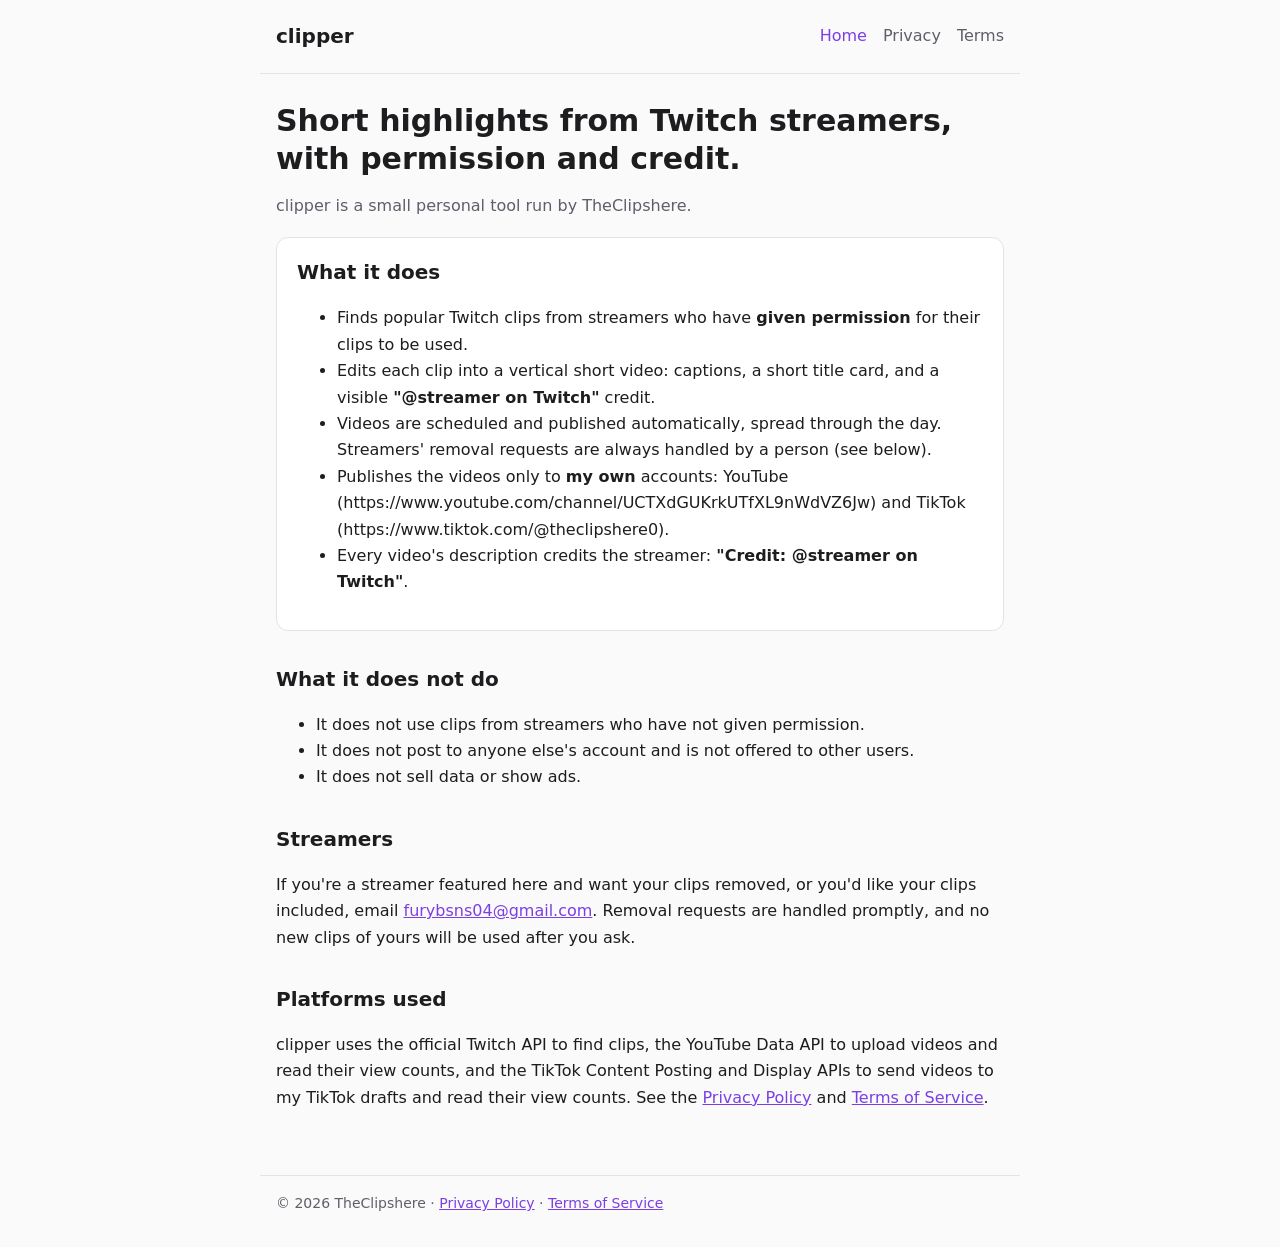
<file: index.html>
<!doctype html>
<html lang="en">
<head>
<meta charset="utf-8">
<meta name="viewport" content="width=device-width, initial-scale=1">
<title>clipper</title>
<meta name="description" content="clipper makes short vertical videos from Twitch clips of streamers who gave permission, with full credit.">
<link rel="stylesheet" href="style.css">
</head>
<body>
<header>
  <a class="brand" href="index.html">clipper</a>
  <nav><a href="index.html" aria-current="page">Home</a><a href="privacy.html">Privacy</a><a href="terms.html">Terms</a></nav>
</header>
<main>
  <h1>Short highlights from Twitch streamers, with permission and credit.</h1>
  <p class="muted">clipper is a small personal tool run by TheClipshere.</p>

  <div class="card">
    <h2 style="margin-top:0">What it does</h2>
    <ul>
      <li>Finds popular Twitch clips from streamers who have <b>given permission</b> for their clips to be used.</li>
      <li>Edits each clip into a vertical short video: captions, a short title card, and a visible
        <b>"@streamer on Twitch"</b> credit.</li>
      <li>Videos are scheduled and published automatically, spread through the day. Streamers'
        removal requests are always handled by a person (see below).</li>
      <li>Publishes the videos only to <b>my own</b> accounts:
        YouTube (https://www.youtube.com/channel/UCTXdGUKrkUTfXL9nWdVZ6Jw) and TikTok (https://www.tiktok.com/@theclipshere0).</li>
      <li>Every video's description credits the streamer: <b>"Credit: @streamer on Twitch"</b>.</li>
    </ul>
  </div>

  <h2>What it does not do</h2>
  <ul>
    <li>It does not use clips from streamers who have not given permission.</li>
    <li>It does not post to anyone else's account and is not offered to other users.</li>
    <li>It does not sell data or show ads.</li>
  </ul>

  <h2>Streamers</h2>
  <p>If you're a streamer featured here and want your clips removed, or you'd like your clips
    included, email <a href="mailto:furybsns04@gmail.com">furybsns04@gmail.com</a>.
    Removal requests are handled promptly, and no new clips of yours will be used after you ask.</p>

  <h2>Platforms used</h2>
  <p>clipper uses the official Twitch API to find clips, the YouTube Data API to upload videos and
    read their view counts, and the TikTok Content Posting and Display APIs to send videos to my
    TikTok drafts and read their view counts. See the <a href="privacy.html">Privacy Policy</a>
    and <a href="terms.html">Terms of Service</a>.</p>
</main>
<footer>© 2026 TheClipshere · <a href="privacy.html">Privacy Policy</a> · <a href="terms.html">Terms of Service</a></footer>
</body>
</html>
</file>
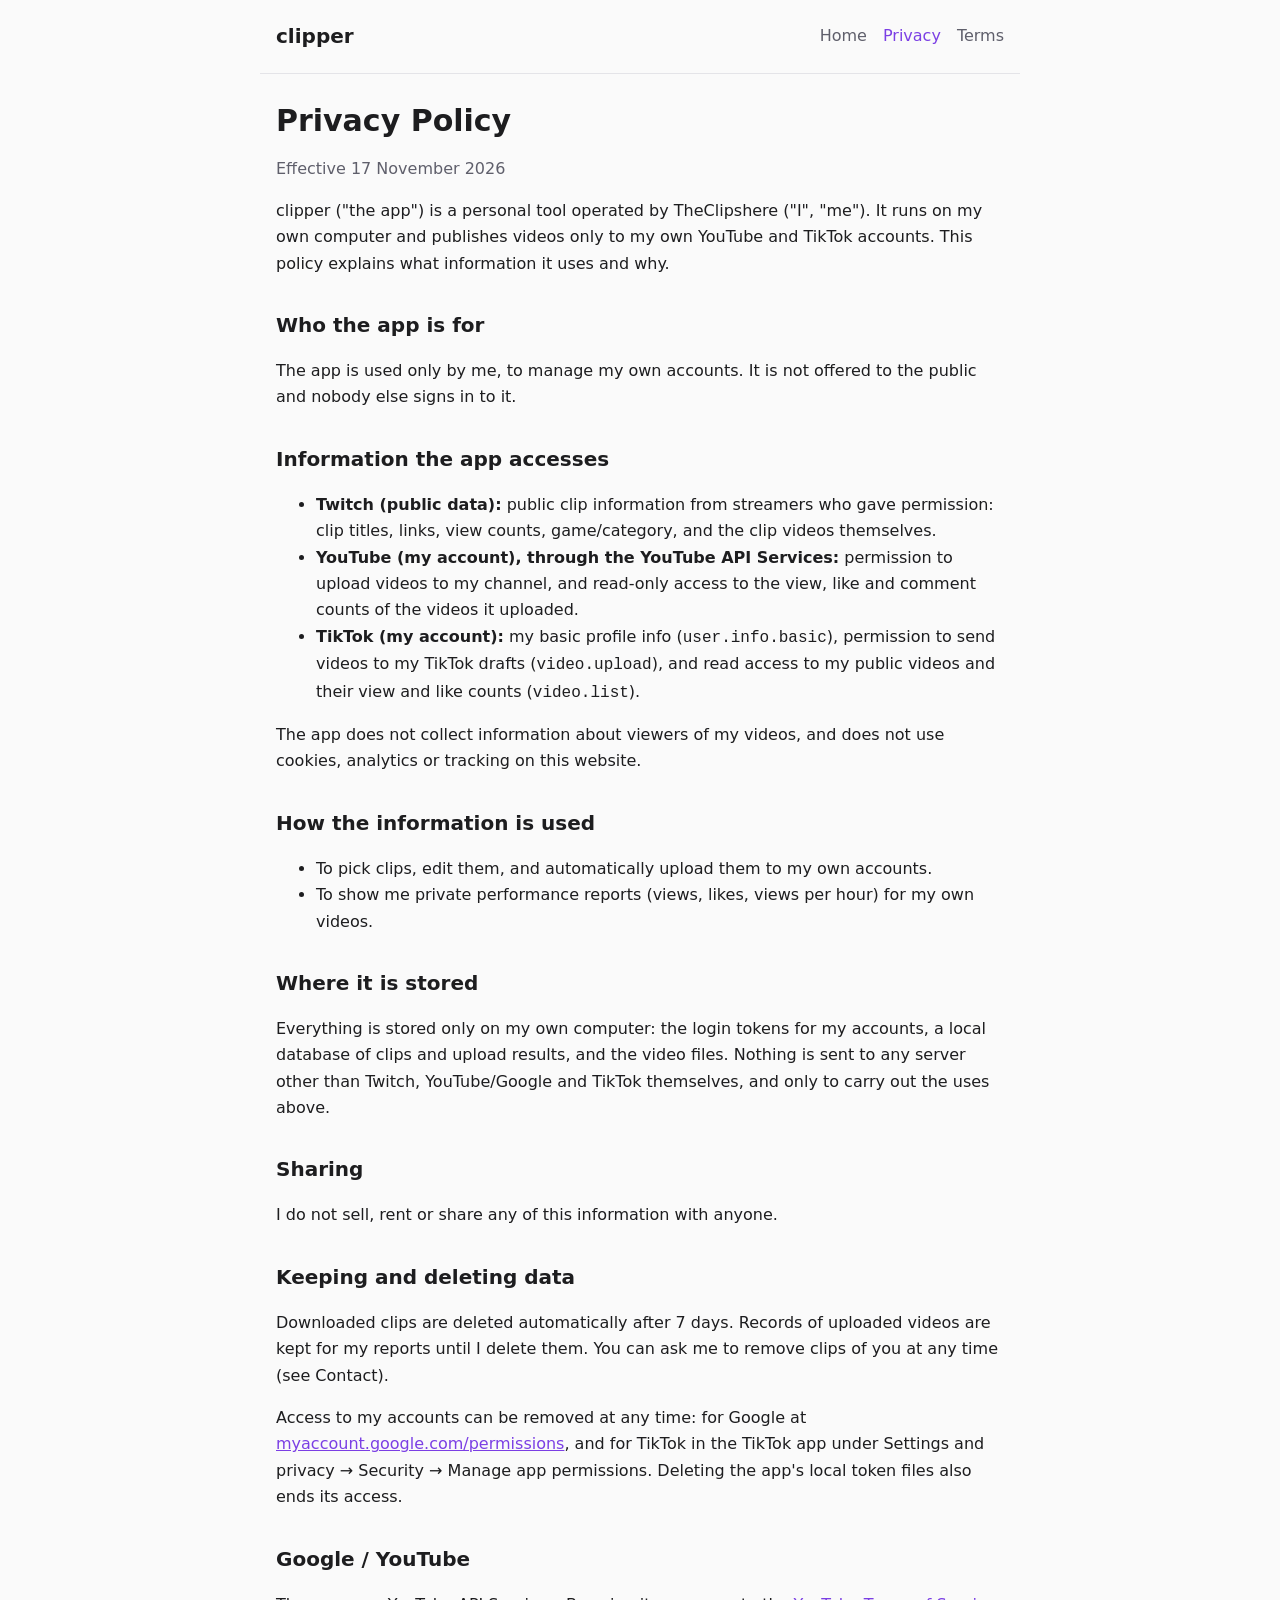
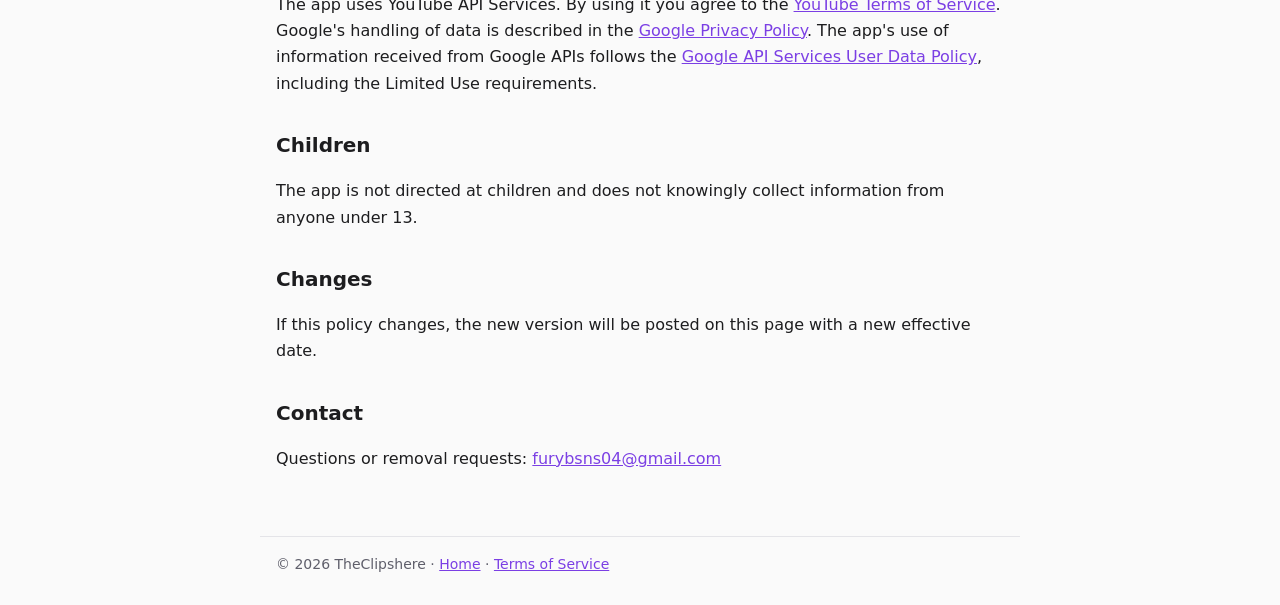
<file: privacy.html>
<!doctype html>
<html lang="en">
<head>
<meta charset="utf-8">
<meta name="viewport" content="width=device-width, initial-scale=1">
<title>Privacy Policy · clipper</title>
<link rel="stylesheet" href="style.css">
</head>
<body>
<header>
  <a class="brand" href="index.html">clipper</a>
  <nav><a href="index.html">Home</a><a href="privacy.html" aria-current="page">Privacy</a><a href="terms.html">Terms</a></nav>
</header>
<main>
  <h1>Privacy Policy</h1>
  <p class="muted">Effective 17 November 2026</p>

  <p>clipper ("the app") is a personal tool operated by TheClipshere ("I", "me"). It runs on my own
    computer and publishes videos only to my own YouTube and TikTok accounts. This policy explains
    what information it uses and why.</p>

  <h2>Who the app is for</h2>
  <p>The app is used only by me, to manage my own accounts. It is not offered to the public and
    nobody else signs in to it.</p>

  <h2>Information the app accesses</h2>
  <ul>
    <li><b>Twitch (public data):</b> public clip information from streamers who gave permission:
      clip titles, links, view counts, game/category, and the clip videos themselves.</li>
    <li><b>YouTube (my account), through the YouTube API Services:</b> permission to upload videos
      to my channel, and read-only access to the view, like and comment counts of the videos it uploaded.</li>
    <li><b>TikTok (my account):</b> my basic profile info (<code>user.info.basic</code>), permission to
      send videos to my TikTok drafts (<code>video.upload</code>), and read access to my public videos
      and their view and like counts (<code>video.list</code>).</li>
  </ul>
  <p>The app does not collect information about viewers of my videos, and does not use cookies,
    analytics or tracking on this website.</p>

  <h2>How the information is used</h2>
  <ul>
    <li>To pick clips, edit them, and automatically upload them to my own accounts.</li>
    <li>To show me private performance reports (views, likes, views per hour) for my own videos.</li>
  </ul>

  <h2>Where it is stored</h2>
  <p>Everything is stored only on my own computer: the login tokens for my accounts, a local
    database of clips and upload results, and the video files. Nothing is sent to any server other
    than Twitch, YouTube/Google and TikTok themselves, and only to carry out the uses above.</p>

  <h2>Sharing</h2>
  <p>I do not sell, rent or share any of this information with anyone.</p>

  <h2>Keeping and deleting data</h2>
  <p>Downloaded clips are deleted automatically after 7 days. Records of uploaded videos are kept
    for my reports until I delete them. You can ask me to remove clips of you at any time (see Contact).</p>
  <p>Access to my accounts can be removed at any time: for Google at
    <a href="https://myaccount.google.com/permissions">myaccount.google.com/permissions</a>, and for
    TikTok in the TikTok app under Settings and privacy → Security → Manage app permissions.
    Deleting the app's local token files also ends its access.</p>

  <h2>Google / YouTube</h2>
  <p>The app uses YouTube API Services. By using it you agree to the
    <a href="https://www.youtube.com/t/terms">YouTube Terms of Service</a>. Google's handling of data is
    described in the <a href="https://policies.google.com/privacy">Google Privacy Policy</a>. The app's use of
    information received from Google APIs follows the
    <a href="https://developers.google.com/terms/api-services-user-data-policy">Google API Services User Data Policy</a>,
    including the Limited Use requirements.</p>

  <h2>Children</h2>
  <p>The app is not directed at children and does not knowingly collect information from anyone under 13.</p>

  <h2>Changes</h2>
  <p>If this policy changes, the new version will be posted on this page with a new effective date.</p>

  <h2>Contact</h2>
  <p>Questions or removal requests: <a href="mailto:furybsns04@gmail.com">furybsns04@gmail.com</a></p>
</main>
<footer>© 2026 TheClipshere · <a href="index.html">Home</a> · <a href="terms.html">Terms of Service</a></footer>
</body>
</html>
</file>
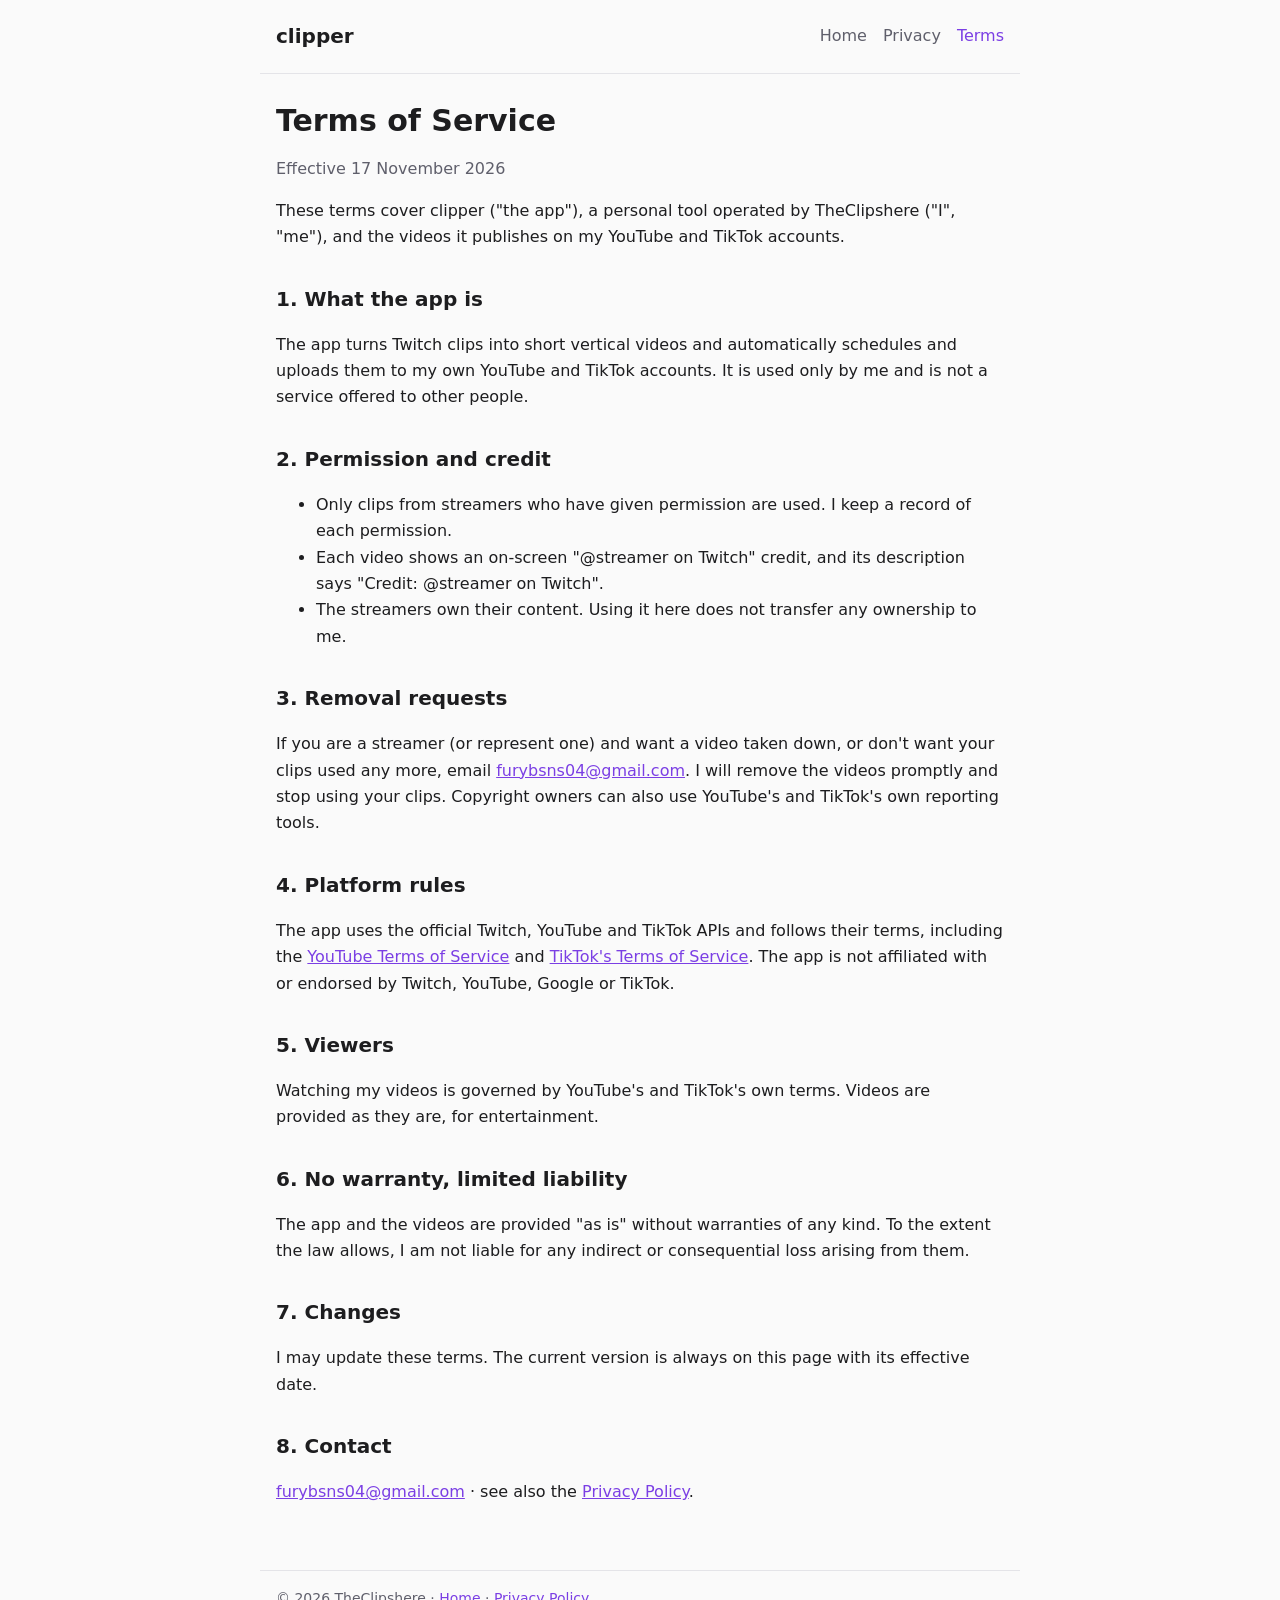
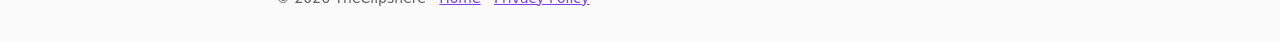
<file: terms.html>
<!doctype html>
<html lang="en">
<head>
<meta charset="utf-8">
<meta name="viewport" content="width=device-width, initial-scale=1">
<title>Terms of Service · clipper</title>
<link rel="stylesheet" href="style.css">
</head>
<body>
<header>
  <a class="brand" href="index.html">clipper</a>
  <nav><a href="index.html">Home</a><a href="privacy.html">Privacy</a><a href="terms.html" aria-current="page">Terms</a></nav>
</header>
<main>
  <h1>Terms of Service</h1>
  <p class="muted">Effective 17 November 2026</p>

  <p>These terms cover clipper ("the app"), a personal tool operated by TheClipshere ("I", "me"),
    and the videos it publishes on my YouTube and TikTok accounts.</p>

  <h2>1. What the app is</h2>
  <p>The app turns Twitch clips into short vertical videos and automatically schedules and uploads
    them to my own YouTube and TikTok accounts. It is used only by me and is not a service offered to
    other people.</p>

  <h2>2. Permission and credit</h2>
  <ul>
    <li>Only clips from streamers who have given permission are used. I keep a record of each permission.</li>
    <li>Each video shows an on-screen "@streamer on Twitch" credit, and its description says
      "Credit: @streamer on Twitch".</li>
    <li>The streamers own their content. Using it here does not transfer any ownership to me.</li>
  </ul>

  <h2>3. Removal requests</h2>
  <p>If you are a streamer (or represent one) and want a video taken down, or don't want your
    clips used any more, email <a href="mailto:furybsns04@gmail.com">furybsns04@gmail.com</a>.
    I will remove the videos promptly and stop using your clips. Copyright owners can also use
    YouTube's and TikTok's own reporting tools.</p>

  <h2>4. Platform rules</h2>
  <p>The app uses the official Twitch, YouTube and TikTok APIs and follows their terms, including
    the <a href="https://www.youtube.com/t/terms">YouTube Terms of Service</a> and
    <a href="https://www.tiktok.com/legal/page/global/terms-of-service/en">TikTok's Terms of Service</a>.
    The app is not affiliated with or endorsed by Twitch, YouTube, Google or TikTok.</p>

  <h2>5. Viewers</h2>
  <p>Watching my videos is governed by YouTube's and TikTok's own terms. Videos are provided as they
    are, for entertainment.</p>

  <h2>6. No warranty, limited liability</h2>
  <p>The app and the videos are provided "as is" without warranties of any kind. To the extent the
    law allows, I am not liable for any indirect or consequential loss arising from them.</p>

  <h2>7. Changes</h2>
  <p>I may update these terms. The current version is always on this page with its effective date.</p>

  <h2>8. Contact</h2>
  <p><a href="mailto:furybsns04@gmail.com">furybsns04@gmail.com</a> ·
    see also the <a href="privacy.html">Privacy Policy</a>.</p>
</main>
<footer>© 2026 TheClipshere · <a href="index.html">Home</a> · <a href="privacy.html">Privacy Policy</a></footer>
</body>
</html>
</file>
<file: style.css>
:root{--bg:#fafafa;--card:#fff;--ink:#1d1d1f;--muted:#5f5f6b;--line:#e4e4e8;--acc:#7b3fe4}
@media (prefers-color-scheme:dark){:root{--bg:#141417;--card:#1c1c21;--ink:#ececf1;--muted:#a0a0ab;--line:#2c2c33;--acc:#a98bff}}
*{box-sizing:border-box}
body{margin:0;background:var(--bg);color:var(--ink);font:16px/1.65 system-ui,-apple-system,"Segoe UI",Arial,sans-serif}
header,main,footer{max-width:760px;margin:0 auto;padding:0 16px}
header{display:flex;justify-content:space-between;align-items:center;padding-top:20px;padding-bottom:20px;border-bottom:1px solid var(--line);flex-wrap:wrap;gap:8px}
header a.brand{font-weight:700;font-size:20px;color:var(--ink);text-decoration:none}
nav a{margin-left:16px;color:var(--muted);text-decoration:none}
nav a:hover,nav a[aria-current]{color:var(--acc)}
main{padding-top:28px;padding-bottom:48px}
h1{font-size:30px;line-height:1.25;margin:0 0 8px}
h2{font-size:20px;margin:32px 0 8px}
p,li{color:var(--ink)}
.muted{color:var(--muted)}
.card{background:var(--card);border:1px solid var(--line);border-radius:12px;padding:18px 20px;margin:18px 0}
a{color:var(--acc)}
footer{border-top:1px solid var(--line);padding-top:16px;padding-bottom:32px;color:var(--muted);font-size:14px}
</file>
